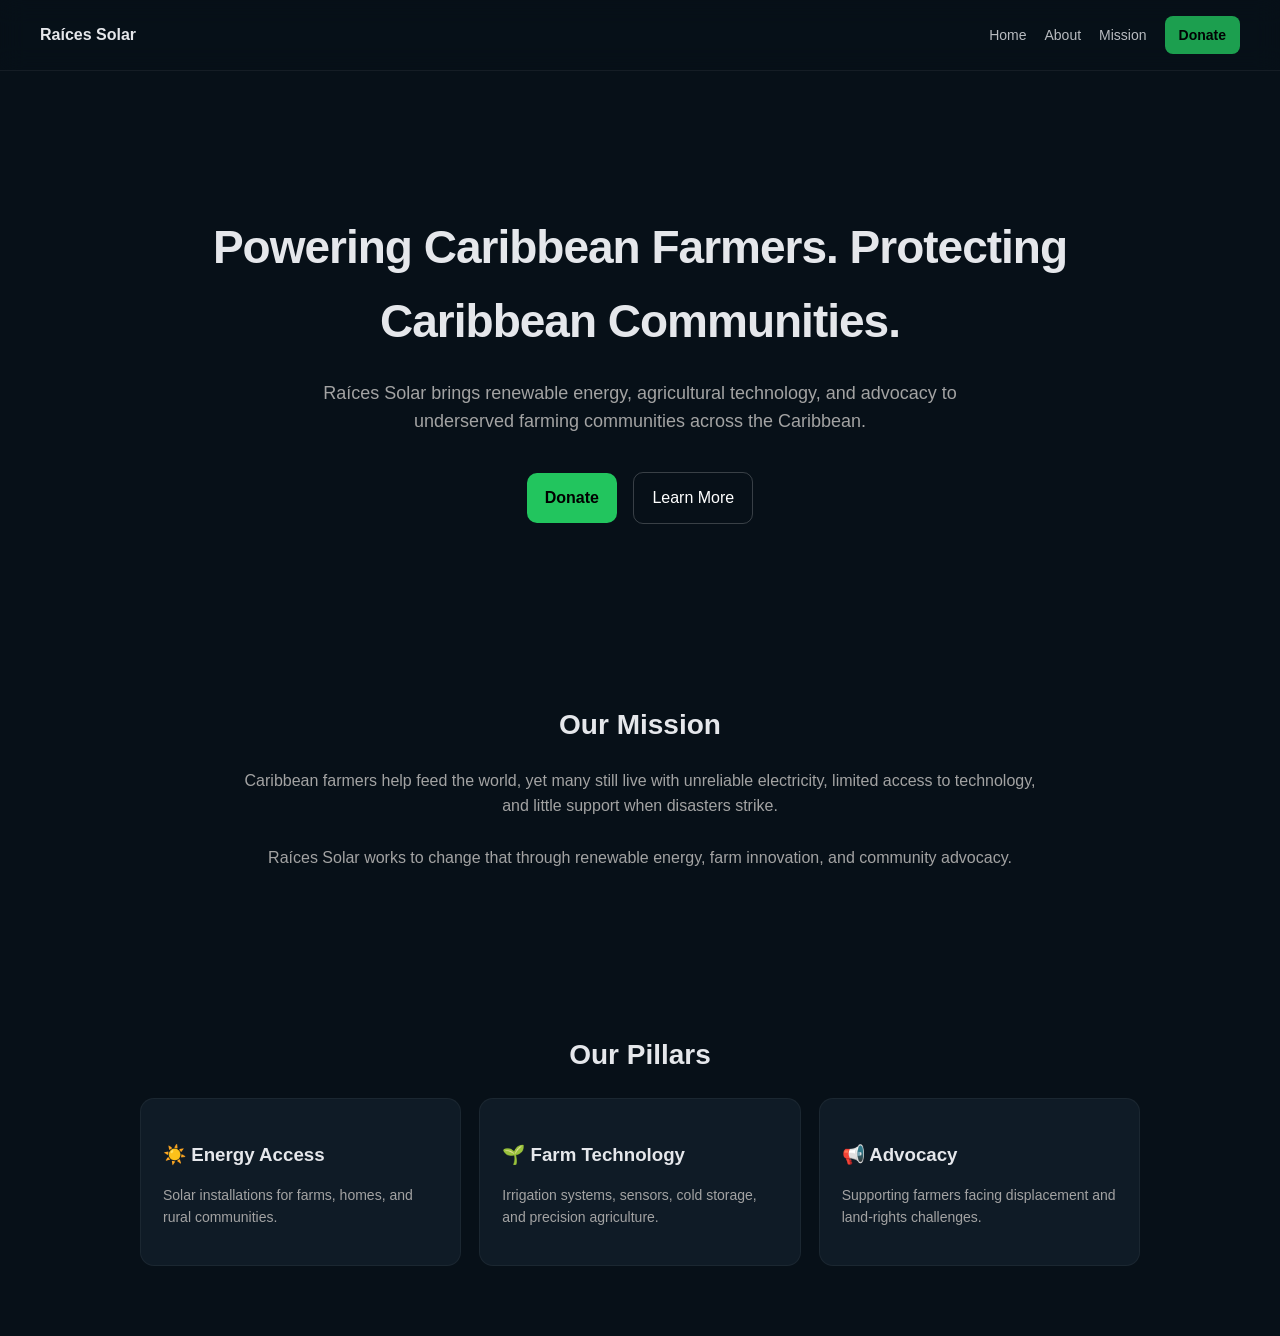
<file: index.html>
<!DOCTYPE html>
<html lang="en">
<head>
  <meta charset="UTF-8">
  <meta name="viewport" content="width=device-width, initial-scale=1.0">
  <title>Raíces Solar</title>

  <style>
    :root {
      --bg: #071018;
      --card: #0f1b26;
      --text: #e5e7eb;
      --muted: #a3a3a3;
      --accent: #22c55e;
    }

    body {
      margin: 0;
      font-family: Arial, sans-serif;
      background: var(--bg);
      color: var(--text);
      line-height: 1.6;
    }

    /* HERO */
    .hero {
      text-align: center;
      padding: 140px 20px 80px;
    }

    .hero h1 {
      font-size: 46px;
      max-width: 900px;
      margin: 0 auto 20px;
      letter-spacing: -1px;
    }

    .hero p {
      max-width: 700px;
      margin: 0 auto 30px;
      color: var(--muted);
      font-size: 18px;
    }

    /* BUTTONS */
    .btn {
      display: inline-block;
      padding: 12px 18px;
      background: var(--accent);
      color: black;
      font-weight: bold;
      border-radius: 10px;
      text-decoration: none;
      margin: 6px;
    }

    .btn-secondary {
      display: inline-block;
      padding: 12px 18px;
      border: 1px solid rgba(255,255,255,0.2);
      color: white;
      border-radius: 10px;
      text-decoration: none;
      margin: 6px;
    }

    /* SECTIONS */
    section {
      padding: 70px 20px;
      max-width: 1000px;
      margin: auto;
    }

    h2 {
      font-size: 28px;
      margin-bottom: 20px;
      text-align: center;
    }

    .mission p {
      color: var(--muted);
      max-width: 800px;
      margin: auto;
      text-align: center;
      font-size: 16px;
    }

    /* CARDS */
    .pillars {
      display: grid;
      grid-template-columns: repeat(auto-fit, minmax(240px, 1fr));
      gap: 18px;
      margin-top: 20px;
    }

    .card {
      background: var(--card);
      padding: 22px;
      border-radius: 14px;
      border: 1px solid rgba(255,255,255,0.05);
      transition: 0.2s;
    }

    .card:hover {
      transform: translateY(-4px);
      border-color: rgba(34,197,94,0.4);
    }

    .card h3 {
      margin-bottom: 10px;
    }

    .card p {
      color: var(--muted);
      font-size: 14px;
    }

    /* SIMPLE FADE */
    .hero, .mission, .pillars {
      animation: fade 0.6s ease-out;
    }

    @keyframes fade {
      from {opacity: 0; transform: translateY(10px);}
      to {opacity: 1; transform: translateY(0);}
    }

    /* NAVBAR */
.nav {
  position: sticky;
  top: 0;
  z-index: 1000;

  display: flex;
  justify-content: space-between;
  align-items: center;

  padding: 16px 40px;

  background: rgba(7, 16, 24, 0.75);
  backdrop-filter: blur(12px);

  border-bottom: 1px solid rgba(255,255,255,0.06);
}

.logo {
  font-weight: bold;
  font-size: 16px;
}

.links {
  display: flex;
  align-items: center;
  gap: 18px;
}

.links a {
  color: #e5e7eb;
  text-decoration: none;
  font-size: 14px;
  opacity: 0.8;
}

.links a:hover {
  opacity: 1;
}

.nav-btn {
  padding: 8px 14px;
  background: #22c55e;
  color: black !important;
  border-radius: 8px;
  font-weight: bold;
}
  </style>
</head>

<body>
<nav class="nav">
  <div class="logo">Raíces Solar</div>

  <div class="links">
    <a href="index.html">Home</a>
    <a href="about.html">About</a>
    <a href="#mission">Mission</a>
    <a href="donate.html" class="nav-btn">Donate</a>
  </div>
</nav>
<section class="hero">
  <h1>Powering Caribbean Farmers. Protecting Caribbean Communities.</h1>
  <p>
    Raíces Solar brings renewable energy, agricultural technology,
    and advocacy to underserved farming communities across the Caribbean.
  </p>

  <a href="donate.html" class="btn">Donate</a>
  <a href="about.html" class="btn-secondary">Learn More</a>
</section>

<section class="mission">
  <h2>Our Mission</h2>

  <p>
    Caribbean farmers help feed the world, yet many still live
    with unreliable electricity, limited access to technology,
    and little support when disasters strike.
    <br><br>
    Raíces Solar works to change that through renewable energy,
    farm innovation, and community advocacy.
  </p>
</section>

<section>
  <h2>Our Pillars</h2>

  <div class="pillars">

    <div class="card">
      <h3>☀️ Energy Access</h3>
      <p>Solar installations for farms, homes, and rural communities.</p>
    </div>

    <div class="card">
      <h3>🌱 Farm Technology</h3>
      <p>Irrigation systems, sensors, cold storage, and precision agriculture.</p>
    </div>

    <div class="card">
      <h3>📢 Advocacy</h3>
      <p>Supporting farmers facing displacement and land-rights challenges.</p>
    </div>

  </div>
</section>

</body>
</html>
</file>
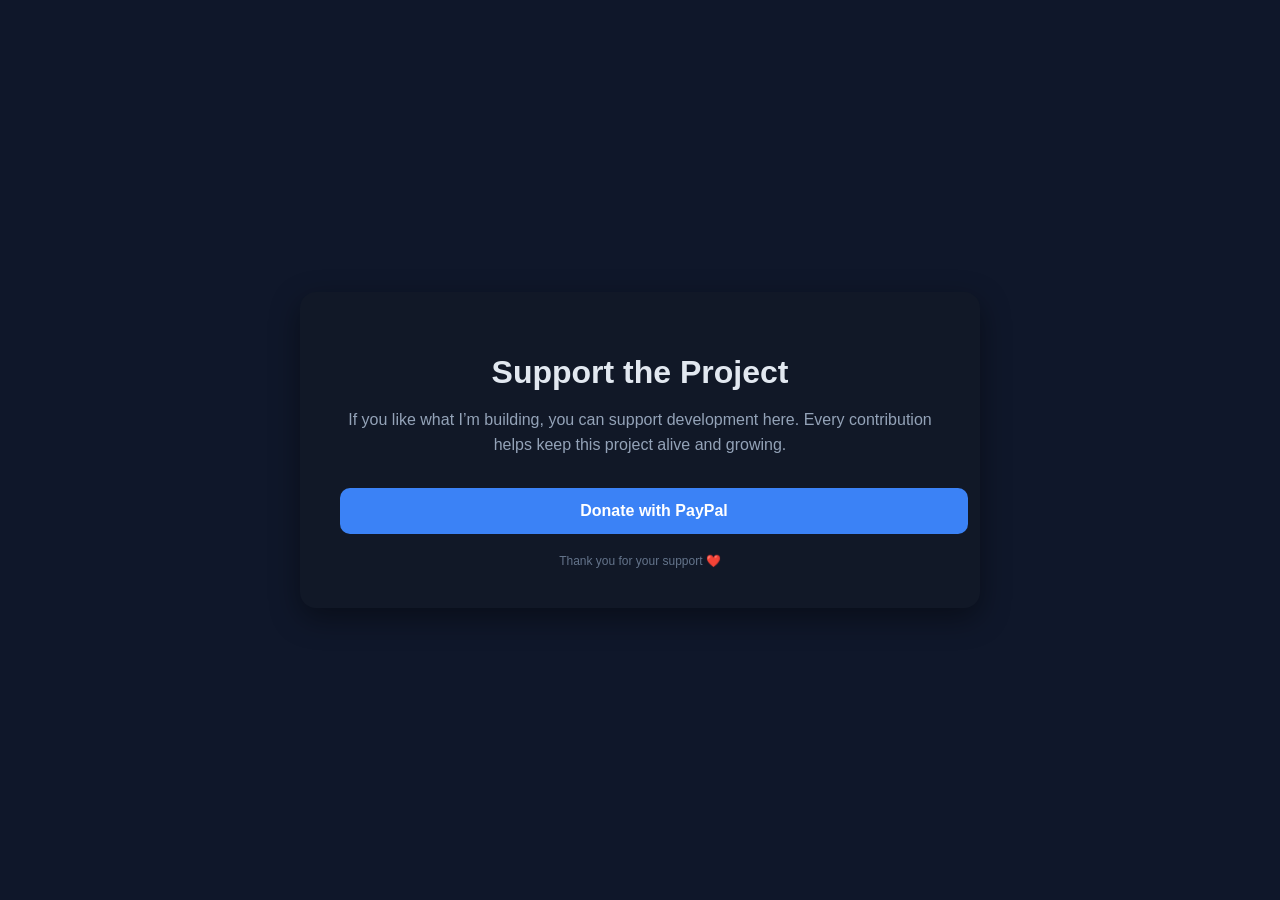
<file: donate.html>
<!DOCTYPE html>
<html lang="en">
<head>
    <meta charset="UTF-8">
    <meta name="viewport" content="width=device-width, initial-scale=1.0">
    <title>Support Us | Donate</title>

    <style>
        body {
            margin: 0;
            font-family: Arial, sans-serif;
            background: #0f172a;
            color: #e2e8f0;
            display: flex;
            justify-content: center;
            align-items: center;
            min-height: 100vh;
        }

        .container {
            max-width: 600px;
            background: #111827;
            padding: 40px;
            border-radius: 16px;
            text-align: center;
            box-shadow: 0 10px 30px rgba(0,0,0,0.4);
        }

        h1 {
            margin-bottom: 10px;
            font-size: 32px;
        }

        p {
            color: #94a3b8;
            margin-bottom: 30px;
            line-height: 1.6;
        }

        .btn {
            display: block;
            width: 100%;
            padding: 14px;
            margin: 10px 0;
            border-radius: 10px;
            text-decoration: none;
            font-weight: bold;
            transition: 0.2s;
        }

        .paypal {
            background: #3b82f6;
            color: white;
        }

        .paypal:hover {
            background: #2563eb;
        }

        .cashapp {
            background: #22c55e;
            color: white;
        }

        .cashapp:hover {
            background: #16a34a;
        }

        .footer {
            margin-top: 20px;
            font-size: 12px;
            color: #64748b;
        }
    </style>
</head>

<body>

<div class="container">
    <h1>Support the Project</h1>
    <p>
        If you like what I’m building, you can support development here.  
        Every contribution helps keep this project alive and growing.
    </p>

    <!-- Replace these links with your real ones -->
    <a class="btn paypal" href="https://paypal.me/raicessolar" target="_blank">
        Donate with PayPal
    </a>

    <div class="footer">
        Thank you for your support ❤️
    </div>
</div>

</body>
</html>
</file>
